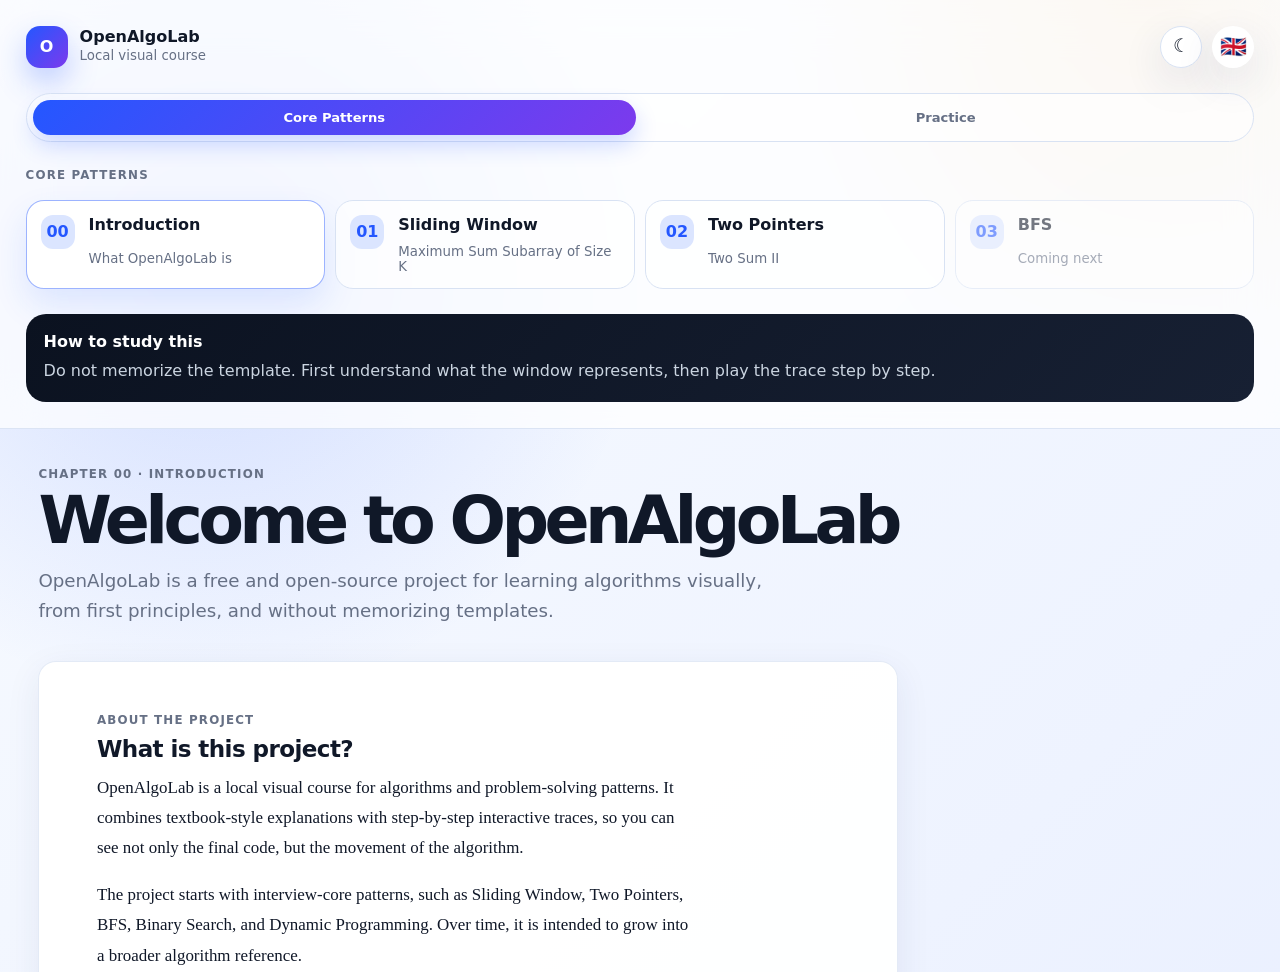
<file: index.html>
<!doctype html>
<html lang="en">
  <head>
    <meta charset="utf-8" />
    <meta name="viewport" content="width=device-width, initial-scale=1" />
    <meta http-equiv="refresh" content="0; url=./visualizer/" />
    <title>OpenAlgoLab</title>
    <style>
      :root {
        color-scheme: light dark;
        font-family: Inter, ui-sans-serif, system-ui, -apple-system, BlinkMacSystemFont, "Segoe UI", sans-serif;
      }

      body {
        min-height: 100vh;
        display: grid;
        place-items: center;
        margin: 0;
        color: #101828;
        background: linear-gradient(135deg, #f8fbff, #eef3ff);
      }

      main {
        width: min(520px, calc(100vw - 40px));
        padding: 32px;
        border: 1px solid #d8e2f3;
        border-radius: 28px;
        background: rgba(255, 255, 255, 0.84);
        box-shadow: 0 24px 80px rgba(34, 53, 108, 0.16);
        text-align: center;
      }

      h1 {
        margin: 0 0 10px;
        font-size: clamp(2rem, 8vw, 4rem);
        letter-spacing: -0.06em;
      }

      p {
        margin: 0 0 24px;
        color: #667085;
        line-height: 1.6;
      }

      a {
        display: inline-flex;
        border-radius: 999px;
        padding: 12px 18px;
        color: #ffffff;
        background: #2457ff;
        font-weight: 900;
        text-decoration: none;
      }
    </style>
  </head>
  <body>
    <main>
      <h1>OpenAlgoLab</h1>
      <p>Redirecting to the visual algorithm lab.</p>
      <a href="./visualizer/">Open Visualizer</a>
    </main>
  </body>
</html>
</file>
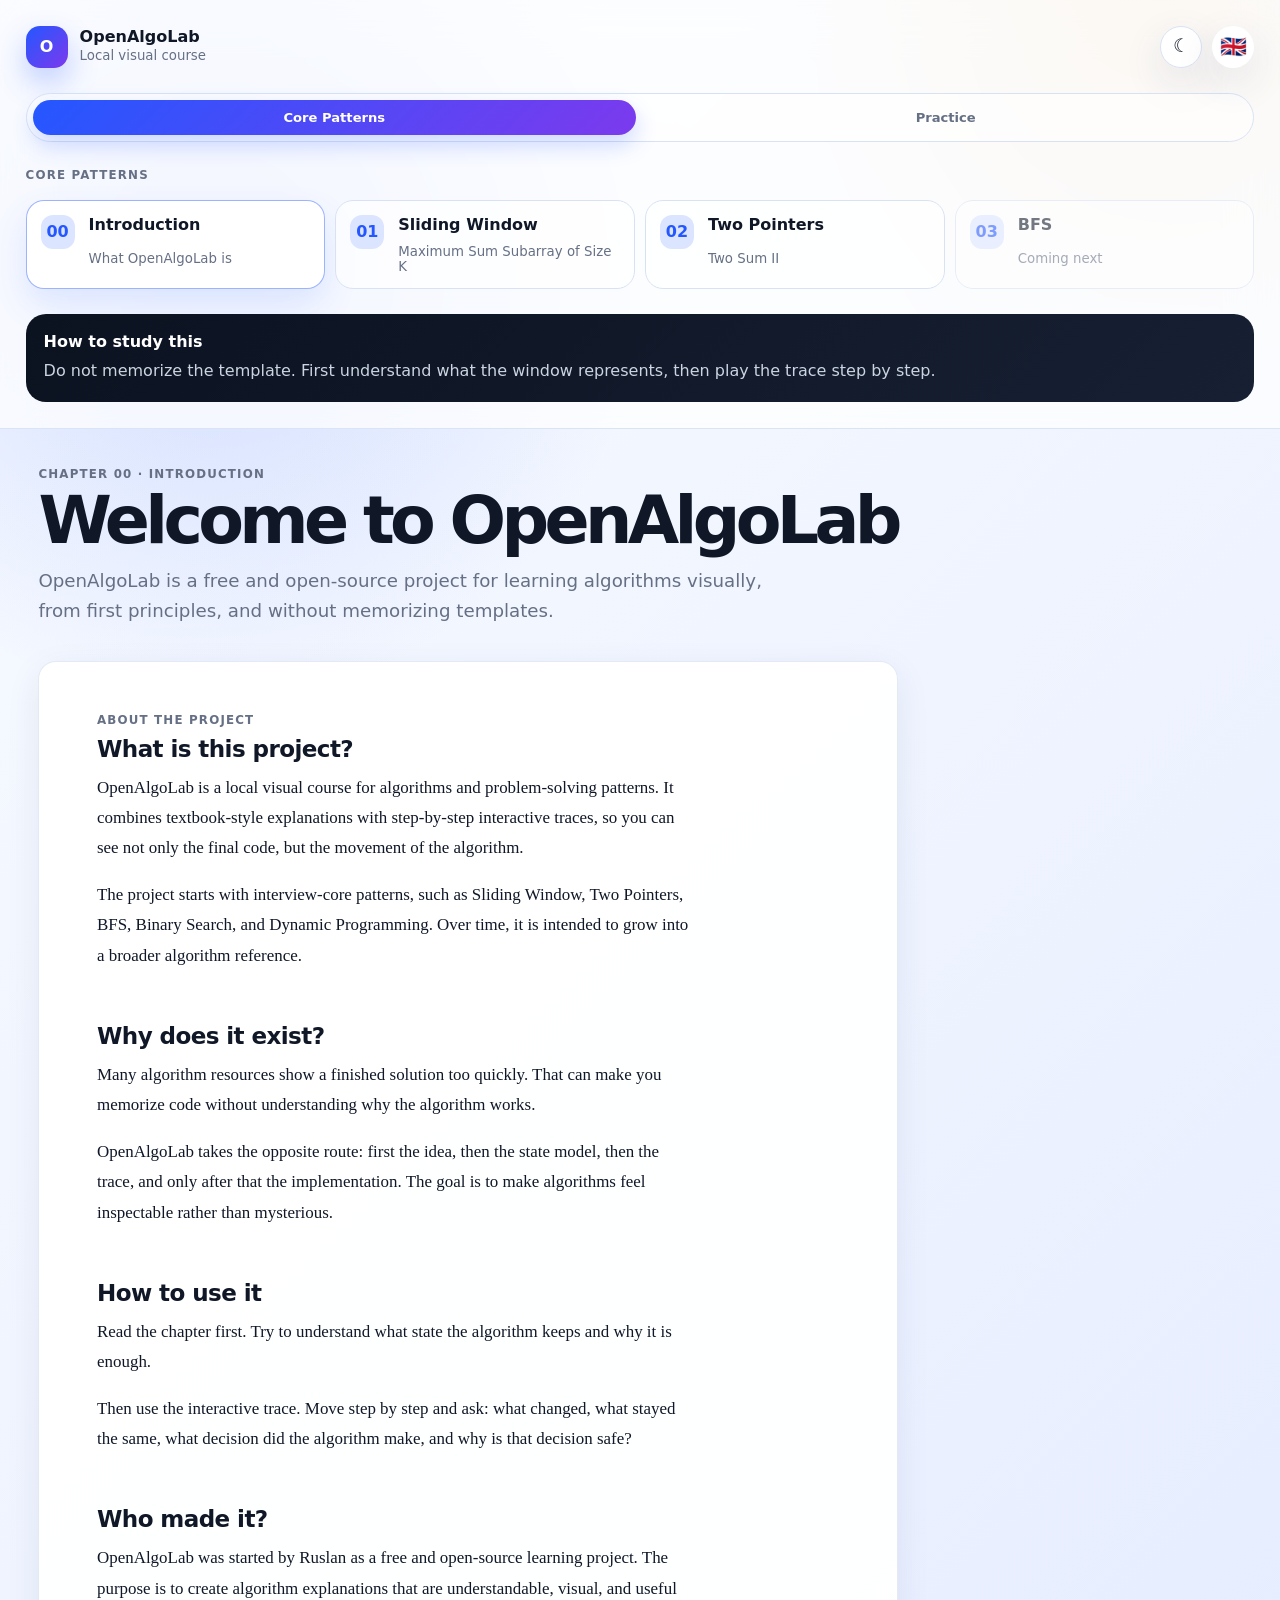
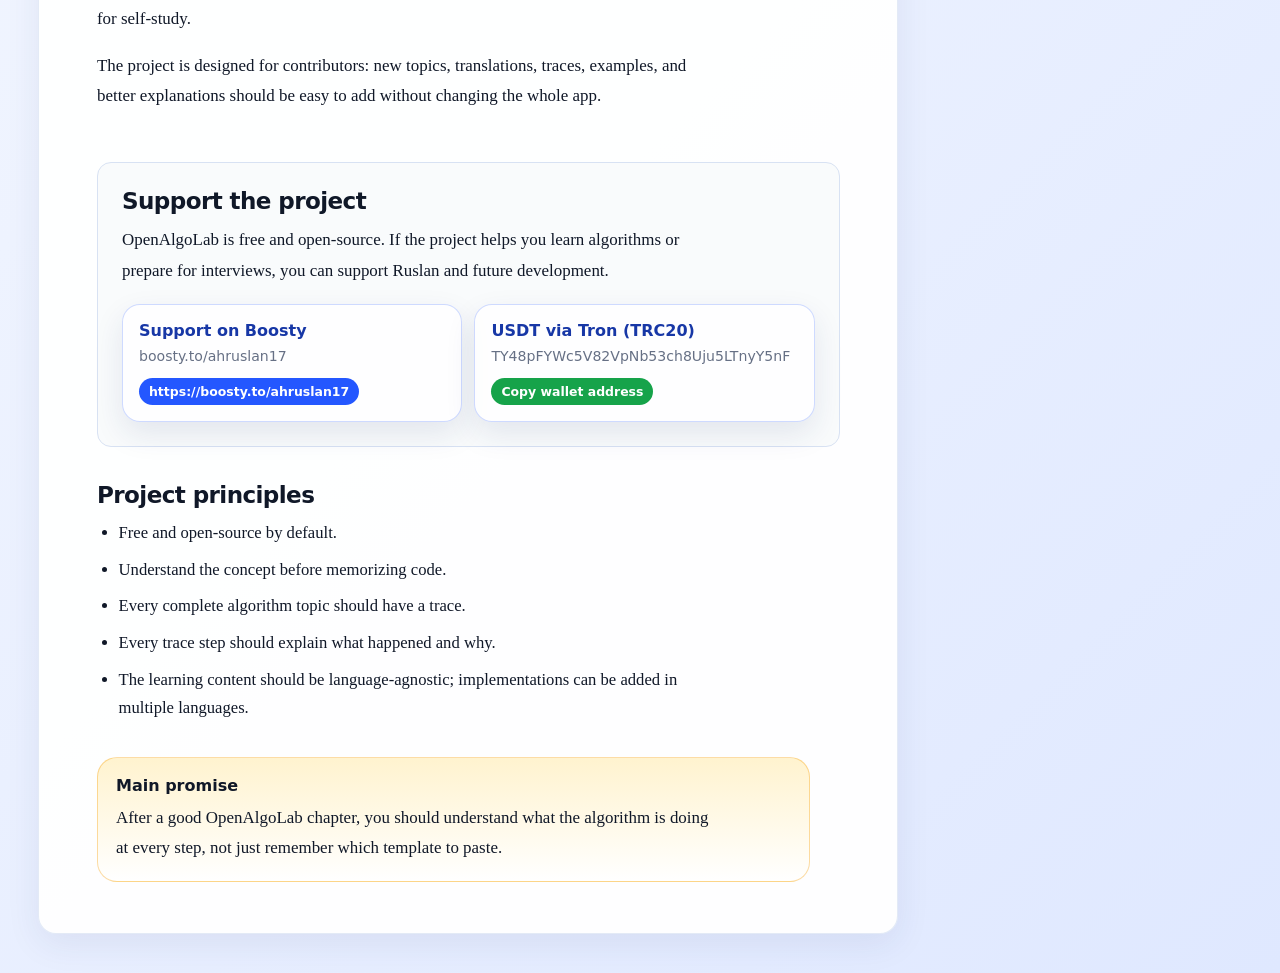
<file: visualizer/index.html>
<!doctype html>
<html lang="en">
  <head>
    <meta charset="utf-8" />
    <meta name="viewport" content="width=device-width, initial-scale=1" />
    <title>OpenAlgoLab Visualizer</title>
    <link rel="stylesheet" href="./styles.css" />
  </head>
  <body>
    <div class="app-shell">
      <aside class="sidebar" aria-label="Course navigation">
        <div class="sidebar-top">
          <a class="brand" href="./" aria-label="OpenAlgoLab home">
            <span class="brand-mark">O</span>
            <span>
              <strong>OpenAlgoLab</strong>
              <small id="brand-subtitle"></small>
            </span>
          </a>

          <div class="top-actions">
            <button class="theme-toggle" id="theme-toggle" type="button">
              <span id="theme-toggle-icon" aria-hidden="true"></span>
              <span class="sr-only" id="theme-toggle-label"></span>
            </button>

            <div class="language-switcher" aria-label="Language switcher">
              <button class="language-trigger" id="language-trigger" type="button" aria-haspopup="true" aria-expanded="false">
                <span id="language-trigger-flag" aria-hidden="true"></span>
                <span class="sr-only" id="language-trigger-label"></span>
              </button>
              <div class="language-menu" id="language-menu" hidden></div>
            </div>
          </div>
        </div>

        <div class="nav-modes" id="nav-modes" aria-label="Visualizer sections"></div>

        <nav class="course-nav" aria-label="Algorithms">
          <p class="nav-label" id="nav-label"></p>
          <div id="nav-items"></div>
        </nav>

        <div class="sidebar-note">
          <strong id="sidebar-note-title"></strong>
          <p id="sidebar-note-text"></p>
        </div>
      </aside>

      <main class="main-content">
        <section class="lesson-hero">
          <p class="eyebrow" id="lesson-eyebrow"></p>
          <h1 id="title"></h1>
          <p class="hero-copy" id="hero-copy"></p>
        </section>

        <section class="lesson-layout" id="lesson-layout">
          <article class="lesson-card" aria-label="Algorithm explanation">
            <div class="section-kicker" id="lesson-kicker"></div>
            <div id="lesson-sections"></div>
          </article>

          <section class="lab-card" id="lab-card" aria-label="Interactive trace visualizer">
            <div class="lab-header">
              <div>
                <p class="eyebrow" id="lab-eyebrow"></p>
                <h2 id="trace-title"></h2>
                <p id="pattern" class="pattern"></p>
              </div>
              <div class="step-pill" id="step-counter"></div>
            </div>

            <div class="progress-track" id="progress-track" aria-label="Trace progress"></div>

            <div class="visual-stage">
              <div id="array" class="array" aria-label="Array visualization"></div>
              <div class="window-summary">
                <div>
                  <span id="current-window-label"></span>
                  <strong id="window-values"></strong>
                </div>
                <div>
                  <span id="best-answer-label"></span>
                  <strong id="best-answer"></strong>
                </div>
              </div>
            </div>

            <div class="state-grid" id="state"></div>

            <article class="trace-explanation">
              <div>
                <p class="label" id="action-label"></p>
                <p id="action"></p>
              </div>
              <div>
                <p class="label" id="decision-label"></p>
                <p id="decision"></p>
              </div>
              <div>
                <p class="label" id="why-label"></p>
                <p id="why"></p>
              </div>
            </article>

            <div class="controls" aria-label="Trace controls">
              <button id="prev" type="button"></button>
              <button id="next" type="button"></button>
              <button id="reset" type="button"></button>
            </div>
          </section>
        </section>
      </main>
    </div>

    <script src="./locales/en.js"></script>
    <script src="./locales/ru.js"></script>
    <script src="./app.js"></script>
  </body>
</html>
</file>
<file: visualizer/styles.css>
:root {
  color-scheme: light;
  --bg: #eef3ff;
  --bg-deep: #dfe8ff;
  --panel: rgba(255, 255, 255, 0.86);
  --panel-strong: #ffffff;
  --text: #101828;
  --muted: #667085;
  --line: #d8e2f3;
  --primary: #2457ff;
  --primary-dark: #1737a6;
  --primary-soft: #dbe5ff;
  --accent: #f59e0b;
  --accent-soft: #fff3cf;
  --success: #16a34a;
  --success-soft: #dcfce7;
  --dark: #0b1220;
  --dark-soft: #172033;
  --shadow: 0 24px 80px rgba(34, 53, 108, 0.18);
  --shadow-soft: 0 14px 42px rgba(34, 53, 108, 0.12);
  --radius-lg: 30px;
  --radius-md: 22px;
}

:root[data-theme="dark"] {
  color-scheme: dark;
  --bg: #10192b;
  --bg-deep: #070b14;
  --panel: rgba(16, 25, 43, 0.84);
  --panel-strong: #121c30;
  --text: #eef4ff;
  --muted: #9aa9c2;
  --line: rgba(139, 158, 190, 0.24);
  --primary: #7aa2ff;
  --primary-dark: #c9d9ff;
  --primary-soft: rgba(122, 162, 255, 0.16);
  --accent: #fbbf24;
  --accent-soft: rgba(251, 191, 36, 0.18);
  --success: #4ade80;
  --success-soft: rgba(74, 222, 128, 0.16);
  --dark: #050814;
  --dark-soft: #111a2c;
  --shadow: 0 24px 80px rgba(0, 0, 0, 0.38);
  --shadow-soft: 0 14px 42px rgba(0, 0, 0, 0.28);
}

* {
  box-sizing: border-box;
}

body {
  margin: 0;
  min-height: 100vh;
  font-family: Inter, ui-sans-serif, system-ui, -apple-system, BlinkMacSystemFont, "Segoe UI", sans-serif;
  color: var(--text);
  background:
    radial-gradient(circle at 16% 10%, rgba(36, 87, 255, 0.18), transparent 28rem),
    radial-gradient(circle at 90% 0%, rgba(245, 158, 11, 0.18), transparent 24rem),
    linear-gradient(135deg, #f8fbff 0%, var(--bg) 48%, var(--bg-deep) 100%);
}

:root[data-theme="dark"] body {
  background:
    radial-gradient(circle at 16% 10%, rgba(122, 162, 255, 0.22), transparent 28rem),
    radial-gradient(circle at 90% 0%, rgba(251, 191, 36, 0.14), transparent 24rem),
    linear-gradient(135deg, #111827 0%, var(--bg) 48%, var(--bg-deep) 100%);
}

button,
a {
  font: inherit;
}

code {
  padding: 0.14rem 0.34rem;
  border-radius: 8px;
  background: rgba(36, 87, 255, 0.08);
  color: var(--primary-dark);
  font-family: ui-monospace, SFMono-Regular, Menlo, Monaco, Consolas, "Liberation Mono", monospace;
}

.app-shell {
  display: grid;
  grid-template-columns: clamp(280px, 22vw, 340px) minmax(0, 1fr);
  min-height: 100vh;
}

.sidebar {
  position: sticky;
  top: 0;
  height: 100vh;
  display: flex;
  flex-direction: column;
  gap: clamp(18px, 2vw, 26px);
  padding: clamp(20px, 2vw, 28px);
  border-right: 1px solid rgba(216, 226, 243, 0.9);
  background: rgba(255, 255, 255, 0.72);
  backdrop-filter: blur(24px);
}

:root[data-theme="dark"] .sidebar {
  border-right-color: var(--line);
  background: rgba(8, 13, 24, 0.72);
}

.sidebar-top {
  display: flex;
  align-items: center;
  justify-content: space-between;
  gap: 14px;
}

.brand {
  display: flex;
  align-items: center;
  gap: 12px;
  min-width: 0;
  color: var(--text);
  text-decoration: none;
}

.brand-mark {
  display: grid;
  width: 42px;
  height: 42px;
  place-items: center;
  border-radius: 14px;
  color: #ffffff;
  background: linear-gradient(135deg, var(--primary), #7c3aed);
  font-weight: 900;
  box-shadow: 0 14px 30px rgba(36, 87, 255, 0.28);
}

.brand strong,
.brand small {
  display: block;
}

.brand > span:last-child {
  min-width: 0;
}

.brand strong {
  line-height: 1.1;
}

.brand small {
  margin-top: 2px;
  color: var(--muted);
  line-height: 1.25;
}

.course-nav {
  display: grid;
  gap: 10px;
}

.nav-modes {
  display: grid;
  grid-template-columns: 1fr 1fr;
  gap: 8px;
  padding: 6px;
  border: 1px solid var(--line);
  border-radius: 999px;
  background: rgba(255, 255, 255, 0.58);
}

:root[data-theme="dark"] .nav-modes {
  background: rgba(18, 28, 48, 0.58);
}

.nav-mode {
  border: 0;
  border-radius: 999px;
  padding: 10px 12px;
  color: var(--muted);
  background: transparent;
  cursor: pointer;
  font-size: 0.82rem;
  font-weight: 900;
}

.nav-mode.active {
  color: #ffffff;
  background: linear-gradient(135deg, var(--primary), #7c3aed);
  box-shadow: 0 10px 22px rgba(36, 87, 255, 0.22);
}

#nav-items {
  display: grid;
  gap: 10px;
}

.top-actions {
  display: flex;
  align-items: center;
  gap: 10px;
  flex: 0 0 auto;
}

.language-switcher {
  position: relative;
  width: max-content;
  flex: 0 0 auto;
}

.theme-toggle,
.language-trigger {
  display: grid;
  width: 42px;
  height: 42px;
  place-items: center;
  border: 0;
  border-radius: 50%;
  background: #ffffff;
  box-shadow: var(--shadow-soft);
  cursor: pointer;
  font-size: 1.35rem;
  line-height: 1;
}

.theme-toggle {
  border: 1px solid var(--line);
  color: var(--text);
  font-size: 1.15rem;
}

.theme-toggle:hover,
.theme-toggle:focus-visible,
.language-trigger:hover,
.language-trigger:focus-visible {
  outline: 3px solid rgba(36, 87, 255, 0.18);
}

:root[data-theme="dark"] .theme-toggle,
:root[data-theme="dark"] .language-trigger,
:root[data-theme="dark"] .language-menu,
:root[data-theme="dark"] .language-option-flag {
  background: rgba(18, 28, 48, 0.96);
}

.language-menu {
  position: absolute;
  z-index: 20;
  top: calc(100% + 10px);
  right: 0;
  min-width: 180px;
  display: grid;
  gap: 6px;
  padding: 8px;
  border: 1px solid var(--line);
  border-radius: 18px;
  background: rgba(255, 255, 255, 0.96);
  box-shadow: 0 20px 48px rgba(34, 53, 108, 0.18);
  backdrop-filter: blur(18px);
}

:root[data-theme="dark"] .language-menu {
  box-shadow: 0 20px 48px rgba(0, 0, 0, 0.34);
}

.language-menu[hidden] {
  display: none;
}

.language-option {
  display: flex;
  align-items: center;
  gap: 10px;
  width: 100%;
  border: 0;
  border-radius: 13px;
  padding: 9px 10px;
  color: var(--text);
  background: transparent;
  cursor: pointer;
  font-weight: 800;
  text-align: left;
}

.language-option:hover,
.language-option.active {
  background: var(--primary-soft);
  color: var(--primary-dark);
}

:root[data-theme="dark"] .language-option:hover,
:root[data-theme="dark"] .language-option.active {
  color: var(--primary-dark);
}

.language-option-flag {
  display: grid;
  width: 28px;
  height: 28px;
  place-items: center;
  border-radius: 50%;
  background: #ffffff;
  box-shadow: inset 0 0 0 1px rgba(216, 226, 243, 0.9);
}

.sr-only {
  position: absolute;
  width: 1px;
  height: 1px;
  padding: 0;
  margin: -1px;
  overflow: hidden;
  clip: rect(0, 0, 0, 0);
  white-space: nowrap;
  border: 0;
}

.nav-label,
.eyebrow,
.label,
.section-kicker {
  margin: 0 0 8px;
  color: var(--muted);
  font-size: 0.74rem;
  font-weight: 850;
  letter-spacing: 0.1em;
  text-transform: uppercase;
}

.nav-item {
  width: 100%;
  display: grid;
  grid-template-columns: 36px minmax(0, 1fr);
  gap: 10px 12px;
  padding: 14px;
  text-align: left;
  border: 1px solid var(--line);
  border-radius: 18px;
  color: var(--text);
  background: rgba(255, 255, 255, 0.7);
  cursor: pointer;
  transition: transform 160ms ease, border-color 160ms ease, background 160ms ease, box-shadow 160ms ease;
}

:root[data-theme="dark"] .nav-item {
  background: rgba(18, 28, 48, 0.66);
}

.nav-item:hover:not(.locked),
.nav-item:focus-visible:not(.locked) {
  transform: translateY(-1px);
  border-color: rgba(36, 87, 255, 0.32);
  background: rgba(255, 255, 255, 0.9);
  box-shadow: var(--shadow-soft);
  outline: none;
}

:root[data-theme="dark"] .nav-item:hover:not(.locked),
:root[data-theme="dark"] .nav-item:focus-visible:not(.locked),
:root[data-theme="dark"] .nav-item.active {
  background: rgba(25, 38, 64, 0.92);
}

.nav-item span {
  grid-row: span 2;
  display: grid;
  width: 34px;
  height: 34px;
  place-items: center;
  border-radius: 12px;
  color: var(--primary);
  background: var(--primary-soft);
  font-weight: 900;
}

.nav-item strong,
.nav-item small {
  display: block;
}

.nav-item small {
  color: var(--muted);
}

.nav-item.active {
  border-color: rgba(36, 87, 255, 0.45);
  background: #ffffff;
  box-shadow: 0 16px 34px rgba(36, 87, 255, 0.12);
}

.practice-nav-item {
  grid-template-columns: 30px minmax(0, 1fr);
  gap: 6px 10px;
  padding: 10px 12px;
  border-color: rgba(22, 163, 74, 0.24);
  border-left: 4px solid rgba(22, 163, 74, 0.5);
  background: linear-gradient(135deg, rgba(255, 255, 255, 0.82), rgba(220, 252, 231, 0.42));
}

.practice-nav-item + .practice-nav-item {
  margin-top: 4px;
}

.practice-nav-item span {
  width: 28px;
  height: 28px;
  border-radius: 10px;
  color: var(--success);
  background: var(--success-soft);
  font-size: 0.78rem;
}

.practice-nav-item strong {
  line-height: 1.18;
}

.practice-nav-item small {
  font-size: 0.78rem;
  line-height: 1.25;
}

.practice-nav-item.active {
  border-color: rgba(22, 163, 74, 0.48);
  border-left-color: var(--success);
  background: linear-gradient(135deg, #ffffff, rgba(220, 252, 231, 0.78));
  box-shadow: 0 14px 28px rgba(22, 163, 74, 0.14);
}

:root[data-theme="dark"] .nav-item.active {
  box-shadow: 0 16px 34px rgba(0, 0, 0, 0.24);
}

:root[data-theme="dark"] .practice-nav-item {
  border-color: rgba(74, 222, 128, 0.22);
  border-left-color: rgba(74, 222, 128, 0.48);
  background: linear-gradient(135deg, rgba(18, 28, 48, 0.82), rgba(74, 222, 128, 0.08));
}

:root[data-theme="dark"] .practice-nav-item.active {
  border-color: rgba(74, 222, 128, 0.42);
  border-left-color: var(--success);
  background: linear-gradient(135deg, rgba(25, 38, 64, 0.92), rgba(74, 222, 128, 0.12));
}

.nav-item.locked {
  cursor: not-allowed;
  opacity: 0.58;
}

.sidebar-note {
  margin-top: auto;
  padding: 18px;
  border-radius: 20px;
  color: #ffffff;
  background: linear-gradient(135deg, var(--dark), var(--dark-soft));
}

.sidebar-note p {
  margin: 8px 0 0;
  color: #cbd5e1;
  line-height: 1.55;
}

.main-content {
  width: min(1760px, 100%);
  margin-inline: auto;
  padding: clamp(24px, 3vw, 44px);
}

.lesson-hero {
  margin-bottom: clamp(22px, 3vw, 34px);
}

h1,
h2,
p {
  margin-top: 0;
}

h1 {
  max-width: 960px;
  margin-bottom: 14px;
  font-size: clamp(2.35rem, 5.2vw, 5rem);
  line-height: 0.95;
  letter-spacing: -0.07em;
}

h2 {
  margin-bottom: 12px;
  font-size: clamp(1.35rem, 2vw, 1.9rem);
  letter-spacing: -0.035em;
}

.hero-copy {
  max-width: 760px;
  color: var(--muted);
  font-size: 1.14rem;
  line-height: 1.65;
}

.lesson-layout {
  display: grid;
  grid-template-columns: minmax(620px, 1fr) minmax(560px, 0.9fr);
  gap: clamp(18px, 2vw, 28px);
  align-items: start;
}

.lesson-layout.practice-layout {
  grid-template-columns: minmax(0, 1fr);
}

.lesson-card,
.lab-card {
  border: 1px solid rgba(216, 226, 243, 0.92);
  border-radius: var(--radius-lg);
  background: var(--panel);
  box-shadow: var(--shadow);
  backdrop-filter: blur(20px);
  min-width: 0;
}

.lesson-card {
  max-width: 860px;
  padding: clamp(28px, 4vw, 52px) clamp(24px, 4.5vw, 64px);
  border-color: rgba(216, 226, 243, 0.72);
  border-radius: 18px;
  background: rgba(255, 255, 255, 0.94);
  box-shadow: 0 10px 34px rgba(34, 53, 108, 0.08);
  backdrop-filter: none;
}

:root[data-theme="dark"] .lesson-card {
  background: rgba(18, 28, 48, 0.9);
  box-shadow: 0 10px 34px rgba(0, 0, 0, 0.22);
}

#lesson-sections {
  display: grid;
  grid-template-columns: minmax(0, 1fr);
  gap: clamp(22px, 3vw, 34px);
  align-items: start;
}

#lesson-sections > .lesson-section,
#lesson-sections > .example-box,
#lesson-sections > .concept-strip,
#lesson-sections > .remember-box,
#lesson-sections > p {
  min-width: 0;
  margin: 0;
}

#lesson-sections > .example-box,
#lesson-sections > .concept-strip,
#lesson-sections > .remember-box,
#lesson-sections > .lesson-section > .formula-card,
#lesson-sections > .lesson-section > .state-model,
#lesson-sections > .lesson-section > .mistake-grid,
#lesson-sections > p {
  width: 100%;
  max-width: min(70ch, 100%);
}

#lesson-sections > .lesson-section:first-child,
#lesson-sections > .concept-strip,
#lesson-sections > .concept-strip + p,
#lesson-sections > .code-panel,
#lesson-sections > .remember-box {
  grid-column: 1 / -1;
}

.lesson-card p {
  max-width: min(70ch, 100%);
  color: var(--text);
  font-family: Georgia, "Times New Roman", serif;
  font-size: 1.06rem;
  line-height: 1.78;
  overflow-wrap: anywhere;
}

.lesson-section h2 {
  max-width: min(70ch, 100%);
  margin-bottom: 10px;
  font-size: clamp(1.35rem, 1.8vw, 1.72rem);
  line-height: 1.22;
  letter-spacing: -0.025em;
  overflow-wrap: anywhere;
}

.lesson-list {
  display: grid;
  gap: 8px;
  max-width: min(70ch, 100%);
  margin: 0;
  padding-left: 1.35rem;
  color: var(--text);
  font-family: Georgia, "Times New Roman", serif;
  font-size: 1.04rem;
  line-height: 1.72;
  overflow-wrap: anywhere;
}

.lesson-section h3 {
  margin: 22px 0 12px;
  font-size: 1rem;
  letter-spacing: -0.015em;
}

.support-section {
  border: 1px solid var(--line);
  border-radius: 14px;
  padding: clamp(18px, 2.2vw, 24px);
  background: rgba(248, 250, 252, 0.76);
}

:root[data-theme="dark"] .support-section {
  background: rgba(15, 23, 42, 0.38);
}

.support-link-grid {
  display: grid;
  grid-template-columns: repeat(2, minmax(0, 1fr));
  gap: 12px;
  margin-top: 18px;
}

.support-link-card {
  display: grid;
  gap: 6px;
  width: 100%;
  padding: 16px;
  border: 1px solid rgba(36, 87, 255, 0.22);
  border-radius: 18px;
  color: var(--text);
  background: rgba(255, 255, 255, 0.78);
  box-shadow: 0 12px 30px rgba(34, 53, 108, 0.1);
  text-decoration: none;
  text-align: left;
  transition: transform 160ms ease, border-color 160ms ease, box-shadow 160ms ease;
}

button.support-link-card {
  font: inherit;
  cursor: pointer;
}

.support-link-card:hover,
.support-link-card:focus-visible {
  transform: translateY(-1px);
  border-color: rgba(36, 87, 255, 0.42);
  box-shadow: 0 18px 38px rgba(34, 53, 108, 0.16);
  outline: none;
}

:root[data-theme="dark"] .support-link-card {
  background: rgba(18, 28, 48, 0.78);
}

.support-link-card strong {
  color: var(--primary-dark);
  font-size: 1rem;
}

.support-link-card span {
  color: var(--muted);
  font-size: 0.88rem;
  line-height: 1.45;
  overflow-wrap: anywhere;
}

.support-link-card small {
  display: inline-flex;
  width: fit-content;
  max-width: 100%;
  margin-top: 6px;
  border-radius: 999px;
  padding: 6px 10px;
  color: #ffffff;
  background: var(--primary);
  font-size: 0.78rem;
  font-weight: 900;
  overflow-wrap: anywhere;
}

.support-copy-card small {
  background: var(--success);
}

.example-box {
  display: grid;
  gap: 8px;
  min-width: 0;
  padding: 18px;
  border: 1px solid var(--line);
  border-radius: var(--radius-md);
  background: #ffffff;
}

.example-box code {
  max-width: 100%;
  overflow-wrap: anywhere;
  white-space: normal;
}

:root[data-theme="dark"] .example-box,
:root[data-theme="dark"] .concept-strip div:not(.arrow),
:root[data-theme="dark"] .state-model div,
:root[data-theme="dark"] .progress-dot,
:root[data-theme="dark"] .state-card {
  background: rgba(18, 28, 48, 0.82);
}

.concept-strip {
  display: grid;
  grid-template-columns: minmax(0, 1fr) auto minmax(0, 1fr);
  gap: 12px;
  align-items: center;
}

.concept-strip div:not(.arrow) {
  display: grid;
  gap: 8px;
  min-width: 0;
  padding: 16px;
  border: 1px solid var(--line);
  border-radius: 18px;
  background: #ffffff;
}

.concept-strip span {
  color: var(--muted);
  font-size: 0.8rem;
  font-weight: 850;
  text-transform: uppercase;
}

.concept-strip code {
  width: auto;
  max-width: 100%;
  overflow-wrap: anywhere;
  white-space: normal;
  font-size: 1rem;
}

.concept-strip .arrow {
  display: grid;
  width: 38px;
  height: 38px;
  place-items: center;
  border-radius: 999px;
  color: #ffffff;
  background: var(--primary);
  font-weight: 950;
}

.example-box span {
  color: var(--muted);
  font-size: 0.8rem;
  font-weight: 800;
  text-transform: uppercase;
}

.code-panel-header {
  display: flex;
  align-items: flex-start;
  justify-content: space-between;
  gap: 18px;
}

.code-panel-header h2,
.code-panel-header p {
  margin: 0;
}

.code-panel-header p {
  margin-top: 12px;
}

.code-language-tabs {
  display: flex;
  flex-wrap: wrap;
  gap: 8px;
  justify-content: flex-end;
  flex: 0 0 auto;
}

.code-language-tab {
  border: 1px solid var(--line);
  border-radius: 999px;
  padding: 8px 12px;
  color: var(--muted);
  background: var(--panel-strong);
  cursor: pointer;
  font-size: 0.82rem;
  font-weight: 900;
}

.code-language-tab:hover,
.code-language-tab:focus-visible,
.code-language-tab.active {
  color: var(--primary-dark);
  background: var(--primary-soft);
  outline: none;
}

.code-panel pre {
  overflow-x: auto;
  margin: 16px 0 0;
  padding: 18px;
  border-radius: 18px;
  color: #dbeafe;
  background:
    radial-gradient(circle at top right, rgba(122, 162, 255, 0.16), transparent 18rem),
    var(--dark);
  box-shadow: inset 0 0 0 1px rgba(255, 255, 255, 0.08);
}

.code-panel pre code {
  padding: 0;
  color: inherit;
  background: transparent;
  font-size: 0.9rem;
  line-height: 1.65;
  white-space: pre;
}

.insight-panel {
  padding: 18px;
  border: 1px solid rgba(36, 87, 255, 0.18);
  border-radius: var(--radius-md);
  background: linear-gradient(180deg, rgba(219, 229, 255, 0.72), rgba(255, 255, 255, 0.82));
}

:root[data-theme="dark"] .insight-panel {
  background: linear-gradient(180deg, rgba(122, 162, 255, 0.14), rgba(18, 28, 48, 0.82));
}

.check-list li::marker {
  color: var(--success);
}

.edge-list li::marker {
  color: var(--accent);
}

.mistake-grid {
  display: grid;
  gap: 14px;
}

.mistake-grid article {
  padding: 0 0 0 16px;
  border: 0;
  border-left: 2px solid var(--line);
  background: transparent;
}

:root[data-theme="dark"] .mistake-grid article {
  background: transparent;
}

.mistake-grid strong {
  display: block;
  margin-bottom: 4px;
  font-size: 1rem;
  line-height: 1.35;
}

.mistake-grid p {
  margin-bottom: 0;
}

.practice-panel {
  padding: 18px;
  border: 1px solid rgba(22, 163, 74, 0.22);
  border-radius: var(--radius-md);
  background: linear-gradient(180deg, rgba(220, 252, 231, 0.54), rgba(255, 255, 255, 0.82));
}

.practice-layout .lesson-card {
  padding: clamp(22px, 3vw, 36px);
}

.practice-layout #lesson-sections {
  display: grid;
  grid-template-columns: 1fr;
  gap: clamp(18px, 2vw, 26px);
}

.practice-catalog-intro,
.practice-pattern-section {
  display: grid;
  gap: 20px;
  padding: clamp(18px, 2.2vw, 26px);
  border: 1px solid rgba(36, 87, 255, 0.16);
  border-radius: var(--radius-md);
  background: rgba(255, 255, 255, 0.72);
}

.practice-catalog-intro {
  grid-template-columns: minmax(0, 1fr) auto;
  align-items: center;
  background: linear-gradient(135deg, rgba(36, 87, 255, 0.12), rgba(220, 252, 231, 0.76));
}

:root[data-theme="dark"] .practice-catalog-intro,
:root[data-theme="dark"] .practice-pattern-section {
  background: rgba(18, 28, 48, 0.72);
}

:root[data-theme="dark"] .practice-catalog-intro {
  background: linear-gradient(135deg, rgba(122, 162, 255, 0.14), rgba(74, 222, 128, 0.12));
}

.practice-catalog-intro h2,
.practice-catalog-intro p,
.practice-section-head h2,
.practice-how-card h3 {
  margin: 0;
}

.practice-catalog-intro p {
  margin-top: 10px;
}

.practice-catalog-stats {
  display: grid;
  min-width: 150px;
  place-items: center;
  padding: 18px;
  border-radius: 22px;
  color: #ffffff;
  background: linear-gradient(135deg, var(--success), var(--primary));
}

.practice-catalog-stats strong {
  font-size: 2.4rem;
  line-height: 1;
}

.practice-catalog-stats span {
  margin-top: 6px;
  font-size: 0.8rem;
  font-weight: 900;
  text-align: center;
  text-transform: uppercase;
}

.practice-problem-list {
  display: grid;
  gap: 18px;
}

.practice-pattern-section {
  border-color: var(--line);
}

.practice-section-head,
.practice-problem-head {
  display: flex;
  justify-content: space-between;
  gap: 14px;
  align-items: flex-start;
}

.practice-how-card {
  padding: clamp(16px, 2vw, 22px);
  border: 1px solid var(--line);
  border-radius: 22px;
  background: linear-gradient(180deg, rgba(219, 229, 255, 0.58), rgba(255, 255, 255, 0.76));
}

:root[data-theme="dark"] .practice-how-card {
  background: linear-gradient(180deg, rgba(122, 162, 255, 0.1), rgba(18, 28, 48, 0.76));
}

.practice-step-list {
  display: grid;
  gap: 8px;
  margin: 12px 0 0;
  padding: 0;
  list-style: none;
}

.practice-step-list li {
  display: grid;
  grid-template-columns: auto minmax(0, 1fr);
  gap: 10px;
  align-items: start;
  padding: 9px 10px;
  border: 1px solid rgba(36, 87, 255, 0.08);
  border-radius: 14px;
  background: rgba(255, 255, 255, 0.62);
}

:root[data-theme="dark"] .practice-step-list li {
  background: rgba(255, 255, 255, 0.04);
}

.practice-step-list span {
  display: grid;
  width: 28px;
  height: 28px;
  place-items: center;
  border-radius: 10px;
  color: #ffffff;
  background: linear-gradient(135deg, var(--success), var(--primary));
  font-size: 0.78rem;
  font-weight: 950;
}

.practice-step-list p {
  margin: 0;
  color: var(--muted);
  line-height: 1.4;
}

.practice-block-title {
  display: flex;
  align-items: center;
  justify-content: space-between;
  gap: 12px;
  padding: 12px 14px;
  border-bottom: 1px solid var(--line);
  border-radius: 18px;
  background: var(--dark);
  color: #ffffff;
}

.practice-block-title span {
  color: rgba(255, 255, 255, 0.62);
  font-size: 0.78rem;
  font-weight: 900;
  text-transform: uppercase;
}

.practice-block-title strong {
  text-align: right;
}

.practice-problem-card {
  display: grid;
  grid-template-columns: 42px minmax(220px, 0.9fr) auto minmax(280px, 1.2fr);
  gap: 10px 14px;
  align-items: center;
  padding: 12px 14px;
  border: 1px solid var(--line);
  border-left: 4px solid rgba(36, 87, 255, 0.42);
  border-radius: 18px;
  background: linear-gradient(90deg, rgba(255, 255, 255, 0.94), rgba(248, 251, 255, 0.78));
  box-shadow: 0 8px 20px rgba(34, 53, 108, 0.06);
}

:root[data-theme="dark"] .practice-problem-card {
  background: linear-gradient(90deg, rgba(18, 28, 48, 0.94), rgba(25, 38, 64, 0.72));
}

.practice-problem-index {
  display: grid;
  width: 34px;
  height: 34px;
  place-items: center;
  border-radius: 12px;
  color: var(--primary-dark);
  background: var(--primary-soft);
  font-size: 0.8rem;
  font-weight: 950;
}

.practice-problem-head {
  min-width: 0;
}

.practice-problem-head > div {
  min-width: 0;
}

.practice-problem-head h3 {
  margin: 2px 0 0;
  overflow: hidden;
  text-overflow: ellipsis;
  white-space: nowrap;
  font-size: 1.02rem;
  line-height: 1.2;
}

.practice-problem-head a {
  color: var(--primary-dark);
  text-decoration: none;
}

.practice-problem-head a:hover,
.practice-problem-head a:focus-visible {
  text-decoration: underline;
}

.practice-pattern {
  color: var(--success);
  font-size: 0.7rem;
  font-weight: 950;
  letter-spacing: 0.06em;
  text-transform: uppercase;
}

.practice-meta {
  display: flex;
  flex-wrap: wrap;
  gap: 6px;
  margin: 0;
  justify-content: flex-end;
}

.practice-meta div {
  display: flex;
  align-items: center;
  flex: 0 1 auto;
  gap: 5px;
  max-width: 100%;
  min-width: 0;
  padding: 6px 8px;
  border-radius: 999px;
  background: var(--primary-soft);
}

.practice-meta dt {
  flex: 0 0 auto;
  color: var(--muted);
  font-size: 0.68rem;
  font-weight: 900;
  text-transform: uppercase;
}

.practice-meta dt::after {
  content: ":";
}

.practice-meta dd {
  min-width: 0;
  margin: 0;
  overflow: hidden;
  text-overflow: ellipsis;
  white-space: nowrap;
  font-size: 0.78rem;
  font-weight: 850;
  line-height: 1.1;
}

.practice-problem-card p {
  margin: 0;
  color: var(--muted);
  font-size: 0.86rem;
  line-height: 1.35;
}

.practice-problem-notes {
  display: grid;
  gap: 4px;
  min-width: 0;
  padding-left: 14px;
  border-left: 1px solid var(--line);
}

.practice-problem-notes strong {
  color: var(--text);
}

.practice-count-pill {
  display: inline-flex;
  border-radius: 999px;
  padding: 4px 8px;
  color: var(--success);
  background: var(--success-soft);
  font-size: 0.78rem;
  font-weight: 900;
  white-space: nowrap;
}

:root[data-theme="dark"] .practice-panel {
  background: linear-gradient(180deg, rgba(74, 222, 128, 0.12), rgba(18, 28, 48, 0.82));
}

.formula-card {
  min-width: 0;
  padding: 18px;
  border-radius: 18px;
  background: var(--dark);
  box-shadow: inset 0 0 0 1px rgba(255, 255, 255, 0.08);
}

.remember-box {
  margin-top: 26px;
  padding: 18px;
  border: 1px solid rgba(245, 158, 11, 0.36);
  border-radius: 20px;
  background: linear-gradient(180deg, var(--accent-soft), #ffffff);
}

:root[data-theme="dark"] .remember-box {
  background: linear-gradient(180deg, rgba(251, 191, 36, 0.18), rgba(18, 28, 48, 0.86));
}

.remember-box strong {
  display: block;
  margin-bottom: 8px;
}

.remember-box p {
  margin-bottom: 0;
}

.formula-card code {
  padding: 0;
  color: #bfdbfe;
  background: transparent;
  white-space: normal;
}

.state-model {
  display: grid;
  gap: 10px;
  min-width: 0;
  margin: 0;
}

.state-model div {
  display: grid;
  grid-template-columns: 120px minmax(0, 1fr);
  gap: 12px;
  align-items: center;
  min-width: 0;
  padding: 12px;
  border: 1px solid var(--line);
  border-radius: 16px;
  background: rgba(255, 255, 255, 0.68);
}

.state-model dt,
.state-model dd {
  min-width: 0;
  margin: 0;
  overflow-wrap: anywhere;
}

.state-model dd {
  color: var(--muted);
}

.lab-card {
  position: sticky;
  top: clamp(18px, 2vw, 28px);
  max-height: calc(100vh - clamp(36px, 4vw, 56px));
  overflow: auto;
  padding: clamp(20px, 2.2vw, 28px);
}

.lab-header {
  display: flex;
  align-items: flex-start;
  justify-content: space-between;
  gap: 16px;
  margin-bottom: 18px;
}

.lab-header h2 {
  margin-bottom: 6px;
}

.pattern {
  margin: 0;
  color: var(--muted);
}

.step-pill {
  flex: 0 0 auto;
  padding: 10px 14px;
  border-radius: 999px;
  color: var(--primary-dark);
  background: var(--primary-soft);
  font-weight: 900;
}

.lab-card.trace-two-pointers .step-pill {
  color: #92400e;
  background: rgba(251, 191, 36, 0.2);
}

:root[data-theme="dark"] .lab-card.trace-two-pointers .step-pill {
  color: #fde68a;
}

.progress-track {
  display: flex;
  gap: 8px;
  margin-bottom: 20px;
  overflow-x: auto;
  padding-bottom: 2px;
}

.progress-dot {
  display: grid;
  width: 38px;
  height: 38px;
  place-items: center;
  border: 1px solid var(--line);
  border-radius: 999px;
  color: var(--muted);
  background: #ffffff;
  font-weight: 900;
  cursor: pointer;
  transition: transform 160ms ease, border-color 160ms ease, background 160ms ease, box-shadow 160ms ease;
}

.progress-dot:hover,
.progress-dot:focus-visible {
  transform: translateY(-1px);
  border-color: rgba(36, 87, 255, 0.38);
  outline: none;
}

.progress-dot.done {
  color: var(--success);
  border-color: rgba(22, 163, 74, 0.35);
  background: var(--success-soft);
}

.progress-dot.current {
  color: #ffffff;
  border-color: var(--primary);
  background: var(--primary);
  box-shadow: 0 12px 24px rgba(36, 87, 255, 0.28);
}

.visual-stage {
  position: relative;
  overflow: hidden;
  margin-bottom: 18px;
  padding: clamp(16px, 2vw, 22px);
  border-radius: 26px;
  background:
    radial-gradient(circle at 12% 18%, rgba(36, 87, 255, 0.14), transparent 16rem),
    radial-gradient(circle at 88% 12%, rgba(245, 158, 11, 0.12), transparent 14rem),
    linear-gradient(90deg, rgba(36, 87, 255, 0.08) 1px, transparent 1px),
    linear-gradient(180deg, rgba(36, 87, 255, 0.08) 1px, transparent 1px),
    #ffffff;
  background-size: 34px 34px;
  border: 1px solid var(--line);
  box-shadow: inset 0 1px 0 rgba(255, 255, 255, 0.72);
}

.lab-card.trace-two-pointers .visual-stage {
  background:
    radial-gradient(circle at 14% 20%, rgba(251, 191, 36, 0.18), transparent 16rem),
    radial-gradient(circle at 88% 16%, rgba(36, 87, 255, 0.12), transparent 14rem),
    linear-gradient(90deg, rgba(245, 158, 11, 0.08) 1px, transparent 1px),
    linear-gradient(180deg, rgba(245, 158, 11, 0.08) 1px, transparent 1px),
    #ffffff;
  background-size: 34px 34px;
}

:root[data-theme="dark"] .visual-stage {
  background:
    radial-gradient(circle at 12% 18%, rgba(122, 162, 255, 0.16), transparent 16rem),
    radial-gradient(circle at 88% 12%, rgba(251, 191, 36, 0.1), transparent 14rem),
    linear-gradient(90deg, rgba(122, 162, 255, 0.1) 1px, transparent 1px),
    linear-gradient(180deg, rgba(122, 162, 255, 0.1) 1px, transparent 1px),
    rgba(7, 11, 20, 0.72);
}

:root[data-theme="dark"] .lab-card.trace-two-pointers .visual-stage {
  background:
    radial-gradient(circle at 14% 20%, rgba(251, 191, 36, 0.14), transparent 16rem),
    radial-gradient(circle at 88% 16%, rgba(122, 162, 255, 0.12), transparent 14rem),
    linear-gradient(90deg, rgba(251, 191, 36, 0.08) 1px, transparent 1px),
    linear-gradient(180deg, rgba(251, 191, 36, 0.08) 1px, transparent 1px),
    rgba(7, 11, 20, 0.72);
}

.array {
  display: grid;
  grid-template-columns: repeat(6, minmax(62px, 1fr));
  gap: clamp(8px, 1.2vw, 12px);
  margin-bottom: 16px;
}

.cell {
  min-height: clamp(104px, 9vw, 124px);
  display: grid;
  grid-template-rows: 28px 1fr 24px;
  align-items: center;
  justify-items: center;
  border: 2px solid var(--line);
  border-radius: 22px;
  background: rgba(255, 255, 255, 0.92);
  transition: transform 180ms ease, border-color 180ms ease, background 180ms ease, box-shadow 180ms ease;
}

:root[data-theme="dark"] .cell {
  background: rgba(18, 28, 48, 0.92);
}

.cell.in-window {
  border-color: rgba(36, 87, 255, 0.62);
  background: linear-gradient(180deg, #eff4ff, #ffffff);
  box-shadow: inset 0 -5px 0 rgba(36, 87, 255, 0.12);
}

.cell.left-active:not(.in-window),
.cell.right-active:not(.in-window) {
  border-color: rgba(245, 158, 11, 0.64);
  background: linear-gradient(180deg, rgba(255, 243, 207, 0.96), #ffffff);
  box-shadow: inset 0 -5px 0 rgba(245, 158, 11, 0.16);
}

.lab-card.trace-two-pointers .cell.highlighted {
  transform: translateY(-7px) scale(1.025);
  border-color: var(--accent);
  box-shadow: 0 20px 36px rgba(245, 158, 11, 0.22), inset 0 -5px 0 rgba(245, 158, 11, 0.18);
}

:root[data-theme="dark"] .cell.in-window {
  background: linear-gradient(180deg, rgba(122, 162, 255, 0.2), rgba(18, 28, 48, 0.95));
}

:root[data-theme="dark"] .cell.left-active:not(.in-window),
:root[data-theme="dark"] .cell.right-active:not(.in-window) {
  background: linear-gradient(180deg, rgba(251, 191, 36, 0.2), rgba(18, 28, 48, 0.95));
}

.cell.highlighted {
  transform: translateY(-6px);
  border-color: var(--accent);
  background: linear-gradient(180deg, var(--accent-soft), #ffffff);
  box-shadow: 0 18px 34px rgba(245, 158, 11, 0.18);
}

:root[data-theme="dark"] .cell.highlighted {
  background: linear-gradient(180deg, rgba(251, 191, 36, 0.24), rgba(18, 28, 48, 0.95));
}

.cell.candidate-best.in-window {
  box-shadow: inset 0 -5px 0 rgba(22, 163, 74, 0.18);
}

.cell strong {
  font-size: clamp(1.8rem, 3vw, 3rem);
  letter-spacing: -0.06em;
}

.cell small {
  color: var(--muted);
  font-weight: 800;
}

.pointers {
  display: flex;
  gap: 4px;
  min-height: 28px;
}

.pointers span {
  display: inline-grid;
  width: 28px;
  height: 28px;
  place-items: center;
  border-radius: 999px;
  color: #ffffff;
  font-size: 0.78rem;
  font-weight: 950;
}

.left-pointer {
  background: var(--dark);
}

.right-pointer {
  background: var(--primary);
}

.lab-card.trace-two-pointers .left-pointer {
  background: linear-gradient(135deg, #0f172a, #475569);
}

.lab-card.trace-two-pointers .right-pointer {
  background: linear-gradient(135deg, var(--accent), #ea580c);
}

.window-summary {
  display: grid;
  grid-template-columns: 1fr 1fr;
  gap: 12px;
}

.window-summary div {
  padding: 16px;
  border-radius: 18px;
  border: 1px solid rgba(36, 87, 255, 0.12);
  background: rgba(239, 244, 255, 0.84);
}

.lab-card.trace-two-pointers .window-summary div {
  border-color: rgba(245, 158, 11, 0.18);
  background: rgba(255, 243, 207, 0.62);
}

:root[data-theme="dark"] .window-summary div {
  background: rgba(122, 162, 255, 0.13);
}

:root[data-theme="dark"] .lab-card.trace-two-pointers .window-summary div {
  background: rgba(251, 191, 36, 0.11);
}

.window-summary span,
.state-card span {
  display: block;
  margin-bottom: 8px;
  color: var(--muted);
  font-size: 0.82rem;
  font-weight: 850;
}

.window-summary strong {
  font-size: 1.3rem;
}

.state-grid {
  display: grid;
  grid-template-columns: repeat(auto-fit, minmax(132px, 1fr));
  gap: 10px;
  margin-bottom: 18px;
}

.state-card {
  padding: 14px;
  border: 1px solid var(--line);
  border-radius: 18px;
  background: #ffffff;
}

.state-card:nth-child(1),
.state-card:nth-child(2),
.state-card:nth-child(3) {
  border-color: rgba(36, 87, 255, 0.16);
  background: linear-gradient(180deg, rgba(239, 244, 255, 0.9), #ffffff);
}

.lab-card.trace-two-pointers .state-card:nth-child(1),
.lab-card.trace-two-pointers .state-card:nth-child(2),
.lab-card.trace-two-pointers .state-card:nth-child(3) {
  border-color: rgba(245, 158, 11, 0.22);
  background: linear-gradient(180deg, rgba(255, 243, 207, 0.76), #ffffff);
}

:root[data-theme="dark"] .state-card:nth-child(1),
:root[data-theme="dark"] .state-card:nth-child(2),
:root[data-theme="dark"] .state-card:nth-child(3) {
  background: linear-gradient(180deg, rgba(122, 162, 255, 0.14), rgba(18, 28, 48, 0.82));
}

:root[data-theme="dark"] .lab-card.trace-two-pointers .state-card:nth-child(1),
:root[data-theme="dark"] .lab-card.trace-two-pointers .state-card:nth-child(2),
:root[data-theme="dark"] .lab-card.trace-two-pointers .state-card:nth-child(3) {
  background: linear-gradient(180deg, rgba(251, 191, 36, 0.14), rgba(18, 28, 48, 0.82));
}

.state-card strong {
  display: block;
  overflow-wrap: anywhere;
  font-size: 1.08rem;
}

.trace-explanation {
  display: grid;
  grid-template-columns: repeat(3, minmax(0, 1fr));
  gap: 12px;
  margin-bottom: 18px;
  padding: clamp(16px, 2vw, 22px);
  border-radius: 24px;
  color: #ffffff;
  background:
    radial-gradient(circle at top right, rgba(36, 87, 255, 0.34), transparent 20rem),
    var(--dark);
}

.trace-explanation > div {
  padding: 14px;
  border-radius: 18px;
  background: rgba(255, 255, 255, 0.06);
  box-shadow: inset 0 0 0 1px rgba(255, 255, 255, 0.08);
}

.lab-card.trace-two-pointers .trace-explanation {
  background:
    radial-gradient(circle at top right, rgba(245, 158, 11, 0.24), transparent 20rem),
    var(--dark);
}

.trace-explanation p:not(.label) {
  margin: 0;
  line-height: 1.6;
}

.trace-explanation .label {
  color: #93c5fd;
}

.controls {
  display: flex;
  flex-wrap: wrap;
  gap: 10px;
}

.controls button {
  border: 0;
  border-radius: 999px;
  padding: 12px 18px;
  color: #ffffff;
  background: var(--primary);
  font-weight: 900;
  cursor: pointer;
  box-shadow: 0 12px 26px rgba(36, 87, 255, 0.24);
  transition: transform 160ms ease, opacity 160ms ease;
}

.controls button:hover:not(:disabled) {
  transform: translateY(-1px);
}

.controls button:disabled {
  cursor: not-allowed;
  opacity: 0.42;
}

@media (max-width: 1480px) {
  .app-shell {
    grid-template-columns: 1fr;
  }

  .sidebar {
    position: static;
    height: auto;
    border-right: 0;
    border-bottom: 1px solid rgba(216, 226, 243, 0.9);
  }

  #nav-items {
    grid-template-columns: repeat(auto-fit, minmax(210px, 1fr));
  }

  .language-switcher {
    max-width: 240px;
  }

  .nav-label,
  .sidebar-note {
    grid-column: 1 / -1;
  }

  .lesson-layout {
    grid-template-columns: 1fr;
  }

  .lab-card {
    position: static;
    max-height: none;
    overflow: visible;
  }

  #lesson-sections {
    grid-template-columns: 1fr;
  }

  .trace-explanation {
    grid-template-columns: 1fr;
  }

  .practice-catalog-intro {
    grid-template-columns: 1fr;
  }

  .practice-problem-card {
    grid-template-columns: 42px minmax(0, 1fr) auto;
  }

  .practice-problem-notes {
    grid-column: 2 / -1;
    padding: 10px 0 0;
    border-top: 1px solid var(--line);
    border-left: 0;
  }
}

@media (max-width: 760px) {
  .main-content,
  .sidebar {
    padding: 20px;
  }

  .course-nav,
  .state-grid,
  .window-summary {
    grid-template-columns: 1fr;
  }

  .sidebar-top {
    align-items: flex-start;
  }

  .brand-mark,
  .language-trigger {
    width: 40px;
    height: 40px;
  }

  .language-menu {
    right: 0;
    min-width: min(220px, calc(100vw - 40px));
  }

  h1 {
    font-size: clamp(2.1rem, 12vw, 3.2rem);
    letter-spacing: -0.055em;
  }

  .hero-copy {
    font-size: 1rem;
  }

  .array {
    grid-template-columns: repeat(3, minmax(0, 1fr));
  }

  .lesson-card,
  .lab-card {
    padding: 20px;
    border-radius: 24px;
  }

  #lesson-sections {
    grid-template-columns: 1fr;
  }

  .lab-header {
    flex-direction: column;
  }

  .state-model div {
    grid-template-columns: 1fr;
  }

  .concept-strip {
    grid-template-columns: 1fr;
  }

  .code-panel-header {
    flex-direction: column;
  }

  .code-language-tabs {
    justify-content: flex-start;
  }

  .practice-problem-card {
    grid-template-columns: 36px minmax(0, 1fr);
  }

  .practice-meta {
    grid-column: 2 / -1;
    justify-content: flex-start;
  }

  .practice-problem-notes {
    grid-column: 1 / -1;
  }

  .support-link-grid {
    grid-template-columns: 1fr;
  }

  .concept-strip .arrow {
    justify-self: center;
    transform: rotate(90deg);
  }

  .progress-track {
    flex-wrap: wrap;
  }

  .controls button {
    flex: 1;
  }
}

@media (max-width: 460px) {
  .main-content,
  .sidebar {
    padding: 16px;
  }

  #nav-items {
    grid-template-columns: 1fr;
  }

  .nav-item {
    padding: 12px;
  }

  .visual-stage {
    padding: 14px;
  }

  .array {
    grid-template-columns: repeat(2, minmax(0, 1fr));
  }
}
</file>
